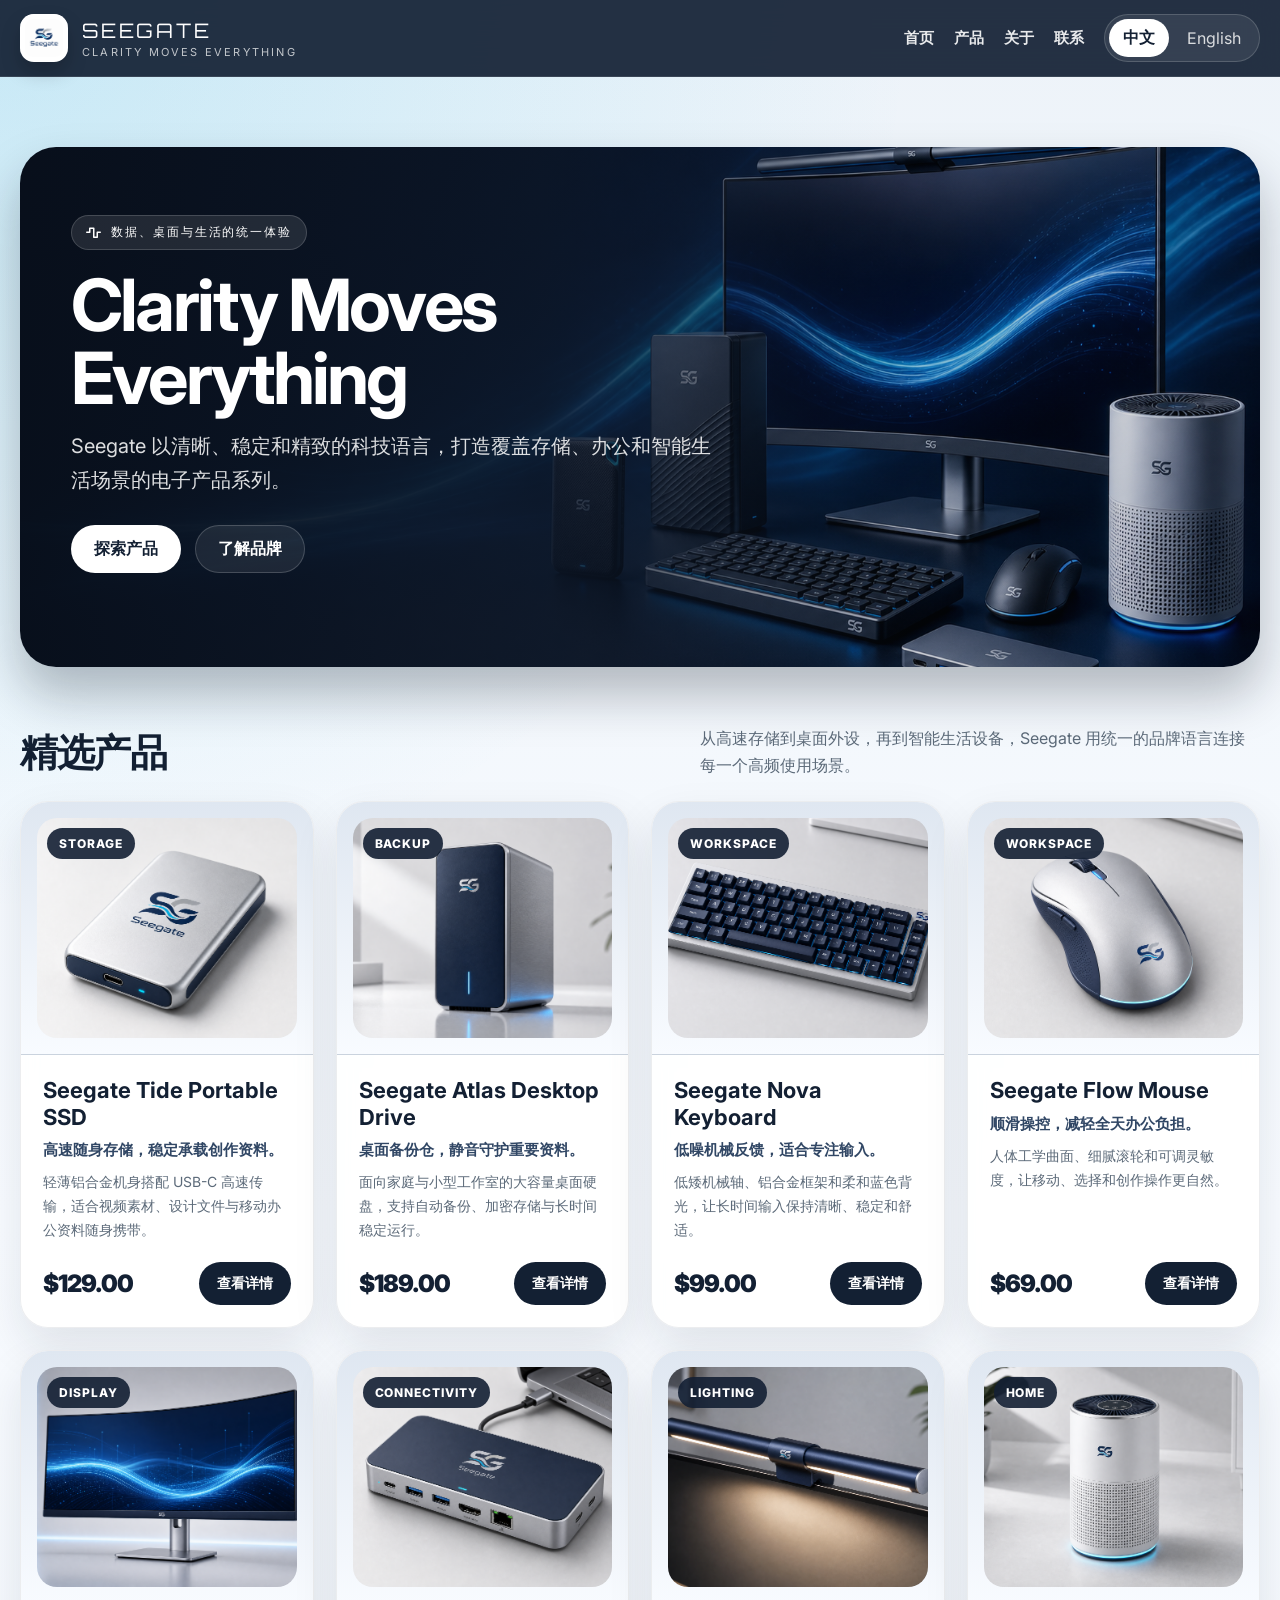
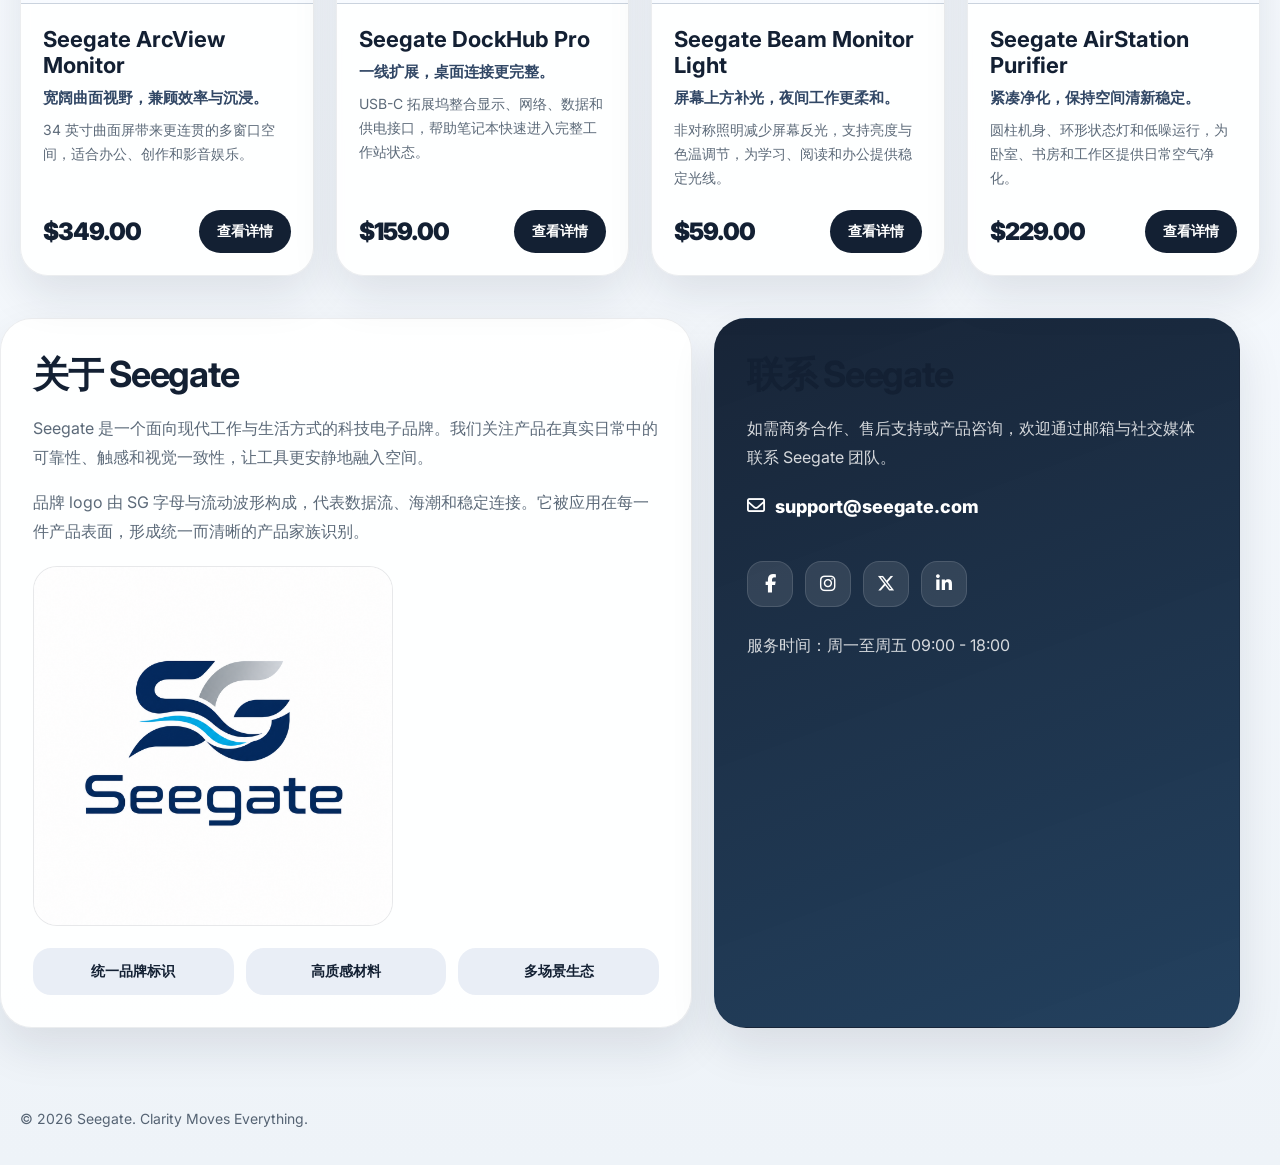
<file: index.html>
<!DOCTYPE html>
<html lang="zh-CN">
<head>
  <meta charset="UTF-8">
  <meta name="viewport" content="width=device-width, initial-scale=1.0">
  <title>Seegate | Clarity Moves Everything</title>
  <link rel="preconnect" href="https://fonts.googleapis.com">
  <link rel="preconnect" href="https://fonts.gstatic.com" crossorigin>
  <link href="https://fonts.googleapis.com/css2?family=Inter:wght@400;500;600;700;800;900&family=Orbitron:wght@500;700&display=swap" rel="stylesheet">
  <link href="https://cdnjs.cloudflare.com/ajax/libs/font-awesome/6.5.2/css/all.min.css" rel="stylesheet">
  <link rel="stylesheet" href="style.css">
</head>
<body>
  <header>
    <div class="container header-inner">
      <a class="brand" href="#home" aria-label="Seegate Home">
        <img class="brand-logo" src="assets/seegate-logo.png" alt="Seegate logo">
        <div>
          <div class="brand-name">Seegate</div>
          <div class="brand-sub" data-i18n="brandSub">Clarity Moves Everything</div>
        </div>
      </a>
      <nav>
        <a href="#home" data-i18n="navHome">首页</a>
        <a href="#products" data-i18n="navProducts">产品</a>
        <a href="#about" data-i18n="navAbout">关于</a>
        <a href="#contact" data-i18n="navContact">联系</a>
        <div class="lang-switch">
          <button class="lang-btn active" type="button" data-lang="zh">中文</button>
          <button class="lang-btn" type="button" data-lang="en">English</button>
        </div>
      </nav>
    </div>
  </header>

  <main>
    <section class="hero" id="home">
      <div class="container">
        <div class="hero-panel">
          <div class="hero-content">
            <div class="eyebrow">
              <i class="fa-solid fa-wave-square"></i>
              <span data-i18n="heroEyebrow">数据、桌面与生活的统一体验</span>
            </div>
            <h1 data-i18n="heroTitle">Clarity Moves Everything</h1>
            <p data-i18n="heroDesc">Seegate 以清晰、稳定和精致的科技语言，打造覆盖存储、办公和智能生活场景的电子产品系列。</p>
            <div class="hero-actions">
              <a class="btn btn-primary" href="#products" data-i18n="heroBtnPrimary">探索产品</a>
              <a class="btn btn-secondary" href="#about" data-i18n="heroBtnSecondary">了解品牌</a>
            </div>
          </div>
        </div>
      </div>
    </section>

    <section class="block" id="products">
      <div class="container">
        <div class="section-heading">
          <h2 data-i18n="productsTitle">精选产品</h2>
          <p data-i18n="productsDesc">从高速存储到桌面外设，再到智能生活设备，Seegate 用统一的品牌语言连接每一个高频使用场景。</p>
        </div>
        <div class="product-grid" id="productGrid"></div>
      </div>
    </section>

    <div class="container about-contact">
      <section class="panel" id="about">
        <h2 data-i18n="aboutTitle">关于 Seegate</h2>
        <p data-i18n="aboutP1">Seegate 是一个面向现代工作与生活方式的科技电子品牌。我们关注产品在真实日常中的可靠性、触感和视觉一致性，让工具更安静地融入空间。</p>
        <p data-i18n="aboutP2">品牌 logo 由 SG 字母与流动波形构成，代表数据流、海潮和稳定连接。它被应用在每一件产品表面，形成统一而清晰的产品家族识别。</p>
        <div class="logo-showcase">
          <img src="assets/seegate-logo.png" alt="Seegate brand logo">
        </div>
        <div class="feature-list">
          <div class="feature-pill" data-i18n="aboutFeature1">统一品牌标识</div>
          <div class="feature-pill" data-i18n="aboutFeature2">高质感材料</div>
          <div class="feature-pill" data-i18n="aboutFeature3">多场景生态</div>
        </div>
      </section>

      <section class="panel contact-card" id="contact">
        <h2 data-i18n="contactTitle">联系 Seegate</h2>
        <p data-i18n="contactDesc">如需商务合作、售后支持或产品咨询，欢迎通过邮箱与社交媒体联系 Seegate 团队。</p>
        <a class="contact-email" href="mailto:support@seegate.com">
          <i class="fa-regular fa-envelope"></i>
          <span>support@seegate.com</span>
        </a>
        <div class="socials">
          <a href="#" aria-label="Facebook"><i class="fa-brands fa-facebook-f"></i></a>
          <a href="#" aria-label="Instagram"><i class="fa-brands fa-instagram"></i></a>
          <a href="#" aria-label="X"><i class="fa-brands fa-x-twitter"></i></a>
          <a href="#" aria-label="LinkedIn"><i class="fa-brands fa-linkedin-in"></i></a>
        </div>
        <p class="service-time" data-i18n="serviceTime">服务时间：周一至周五 09:00 - 18:00</p>
      </section>
    </div>
  </main>

  <footer>
    <div class="container" data-i18n="footerText">© 2026 Seegate. Clarity Moves Everything.</div>
  </footer>

  <script src="product-data.js"></script>
  <script src="site.js"></script>
</body>
</html>
</file>
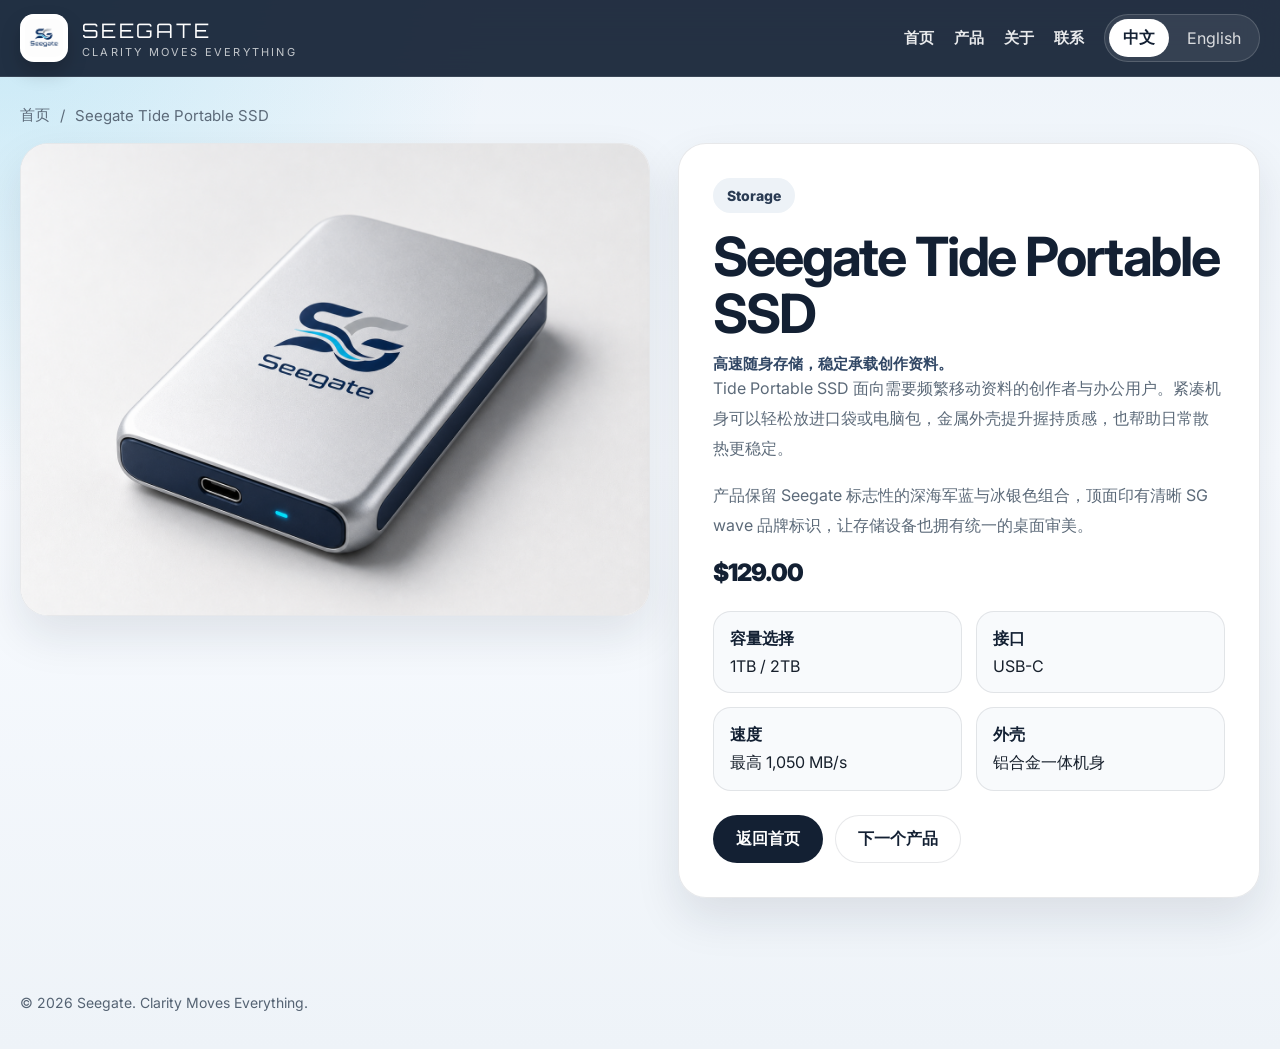
<file: product1.html>
<!DOCTYPE html>
<html lang="zh-CN">
<head>
  <meta charset="UTF-8">
  <meta name="viewport" content="width=device-width, initial-scale=1.0">
  <title>Seegate Product | Seegate</title>
  <link rel="preconnect" href="https://fonts.googleapis.com">
  <link rel="preconnect" href="https://fonts.gstatic.com" crossorigin>
  <link href="https://fonts.googleapis.com/css2?family=Inter:wght@400;500;600;700;800;900&family=Orbitron:wght@500;700&display=swap" rel="stylesheet">
  <link rel="stylesheet" href="style.css">
</head>
<body>
  <header>
    <div class="container header-inner">
      <a class="brand" href="index.html"><img class="brand-logo" src="assets/seegate-logo.png" alt="Seegate logo"><div><div class="brand-name">Seegate</div><div class="brand-sub" data-i18n="brandSub">Clarity Moves Everything</div></div></a>
      <nav>
        <a href="index.html" data-i18n="navHome">首页</a>
        <a href="index.html#products" data-i18n="navProducts">产品</a>
        <a href="index.html#about" data-i18n="navAbout">关于</a>
        <a href="index.html#contact" data-i18n="navContact">联系</a>
        <div class="lang-switch"><button class="lang-btn active" type="button" data-lang="zh">中文</button><button class="lang-btn" type="button" data-lang="en">English</button></div>
      </nav>
    </div>
  </header>
  <main class="container" data-product="1">
    <div class="crumb"><a href="index.html" data-i18n="crumbHome">首页</a><span>/</span><span id="crumbCurrent"></span></div>
    <section class="detail">
      <div class="visual"><div class="frame"><img id="productImage" src="" alt=""></div></div>
      <div class="info">
        <span class="detail-tag" id="productTag"></span>
        <h1 id="productTitle"></h1>
        <p class="lead" id="productLead"></p>
        <p class="desc" id="productDesc1"></p>
        <p class="desc" id="productDesc2"></p>
        <div class="price" id="productPrice"></div>
        <div class="specs" id="productSpecs"></div>
        <div class="actions"><a class="btn btn-dark" href="index.html" data-i18n="backHome">返回首页</a><a class="btn btn-light" id="nextProduct" href="product2.html" data-i18n="nextProduct">下一个产品</a></div>
      </div>
    </section>
  </main>
  <footer><div class="container" data-i18n="footerText">© 2026 Seegate. Clarity Moves Everything.</div></footer>
  <script src="product-data.js"></script>
  <script src="site.js"></script>
</body>
</html>
</file>
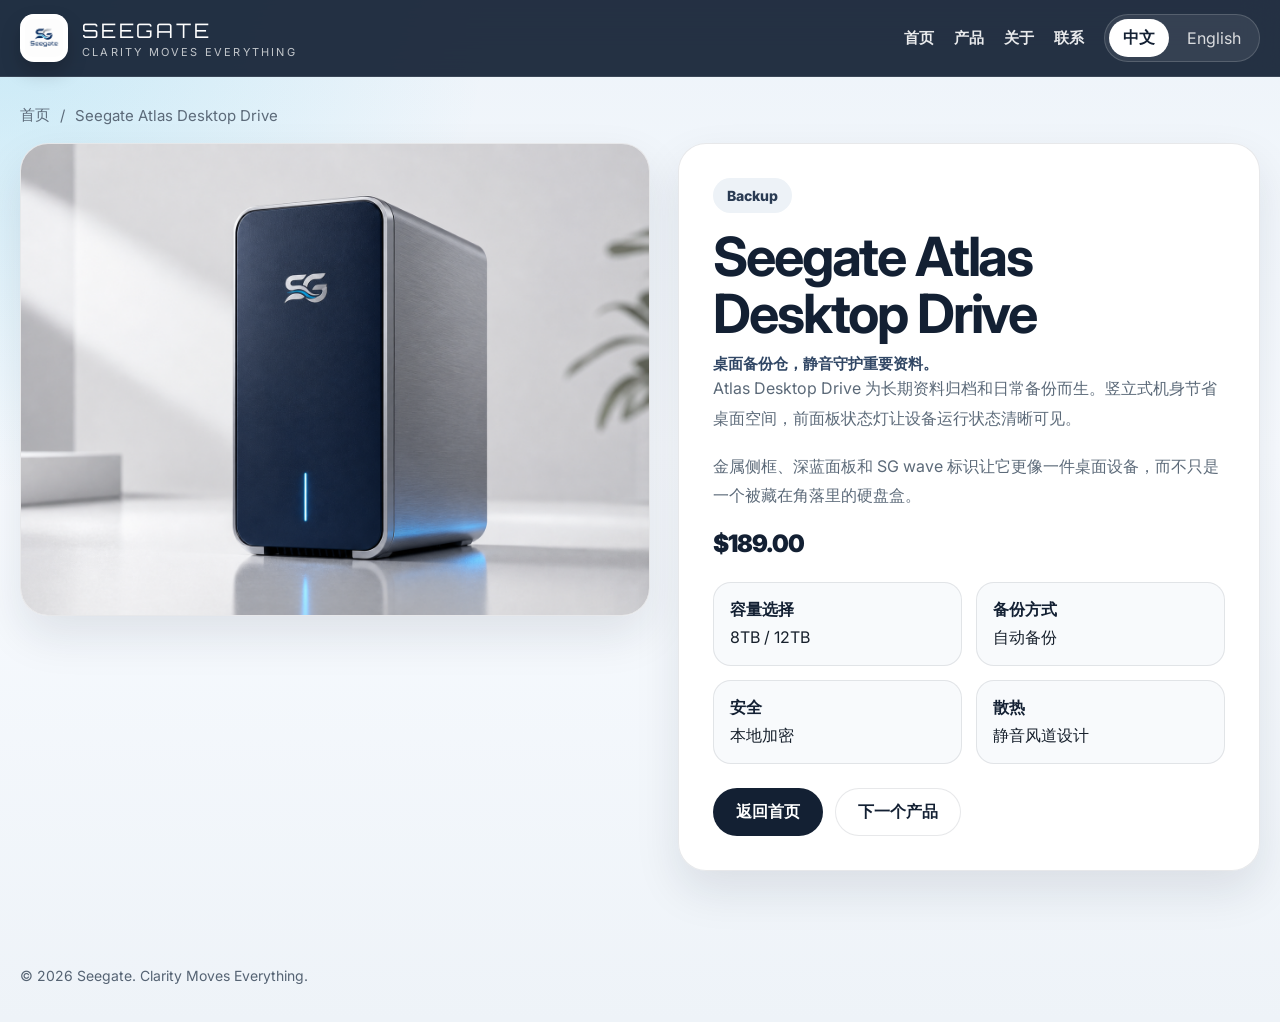
<file: product2.html>
<!DOCTYPE html>
<html lang="zh-CN">
<head>
  <meta charset="UTF-8">
  <meta name="viewport" content="width=device-width, initial-scale=1.0">
  <title>Seegate Product | Seegate</title>
  <link rel="preconnect" href="https://fonts.googleapis.com">
  <link rel="preconnect" href="https://fonts.gstatic.com" crossorigin>
  <link href="https://fonts.googleapis.com/css2?family=Inter:wght@400;500;600;700;800;900&family=Orbitron:wght@500;700&display=swap" rel="stylesheet">
  <link rel="stylesheet" href="style.css">
</head>
<body>
  <header>
    <div class="container header-inner">
      <a class="brand" href="index.html"><img class="brand-logo" src="assets/seegate-logo.png" alt="Seegate logo"><div><div class="brand-name">Seegate</div><div class="brand-sub" data-i18n="brandSub">Clarity Moves Everything</div></div></a>
      <nav>
        <a href="index.html" data-i18n="navHome">首页</a>
        <a href="index.html#products" data-i18n="navProducts">产品</a>
        <a href="index.html#about" data-i18n="navAbout">关于</a>
        <a href="index.html#contact" data-i18n="navContact">联系</a>
        <div class="lang-switch"><button class="lang-btn active" type="button" data-lang="zh">中文</button><button class="lang-btn" type="button" data-lang="en">English</button></div>
      </nav>
    </div>
  </header>
  <main class="container" data-product="2">
    <div class="crumb"><a href="index.html" data-i18n="crumbHome">首页</a><span>/</span><span id="crumbCurrent"></span></div>
    <section class="detail">
      <div class="visual"><div class="frame"><img id="productImage" src="" alt=""></div></div>
      <div class="info">
        <span class="detail-tag" id="productTag"></span>
        <h1 id="productTitle"></h1>
        <p class="lead" id="productLead"></p>
        <p class="desc" id="productDesc1"></p>
        <p class="desc" id="productDesc2"></p>
        <div class="price" id="productPrice"></div>
        <div class="specs" id="productSpecs"></div>
        <div class="actions"><a class="btn btn-dark" href="index.html" data-i18n="backHome">返回首页</a><a class="btn btn-light" id="nextProduct" href="product3.html" data-i18n="nextProduct">下一个产品</a></div>
      </div>
    </section>
  </main>
  <footer><div class="container" data-i18n="footerText">© 2026 Seegate. Clarity Moves Everything.</div></footer>
  <script src="product-data.js"></script>
  <script src="site.js"></script>
</body>
</html>
</file>
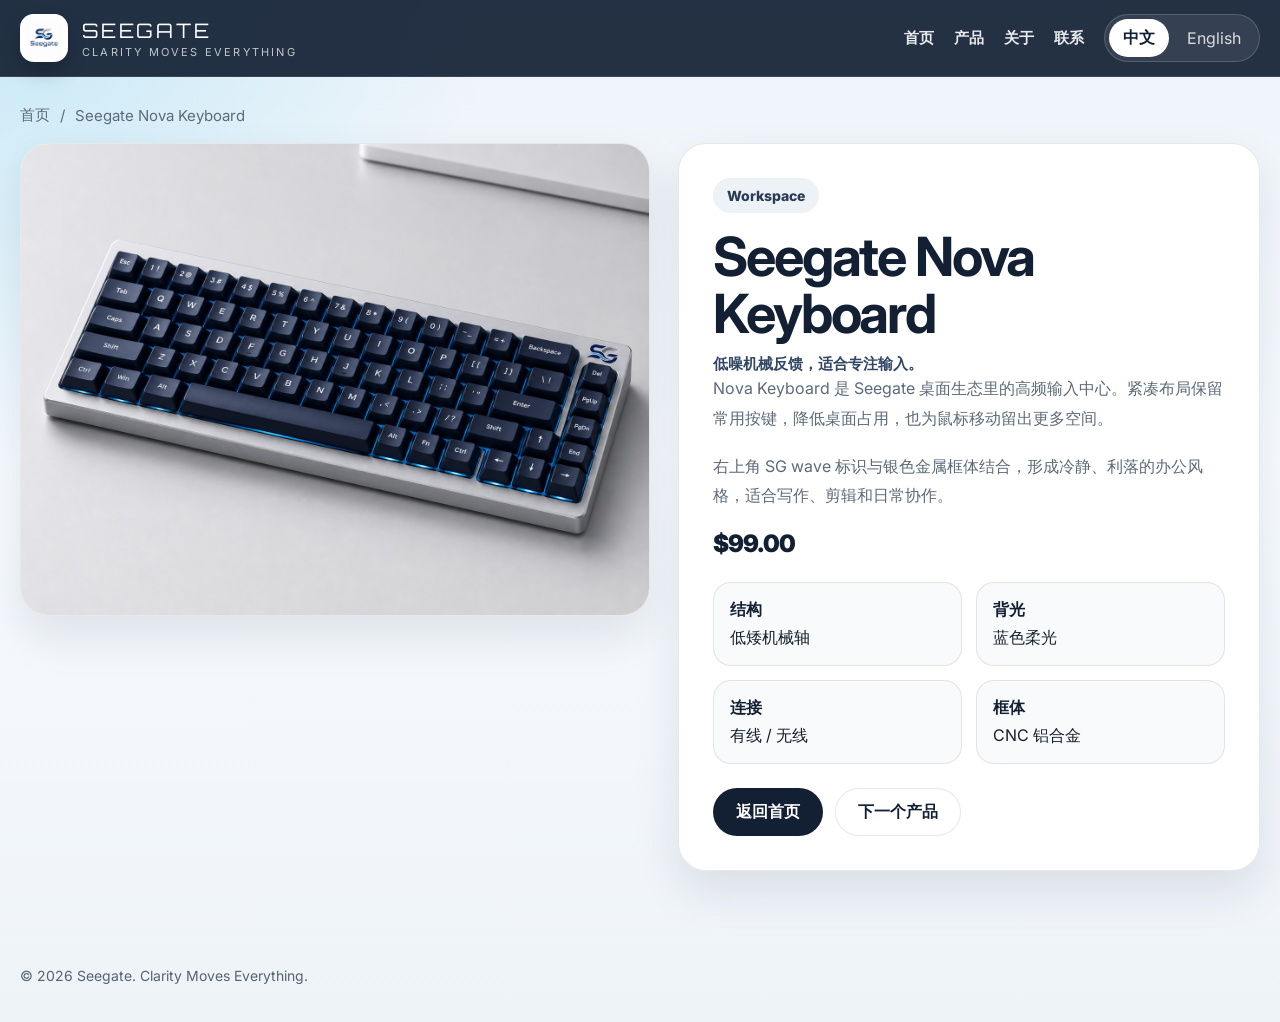
<file: product3.html>
<!DOCTYPE html>
<html lang="zh-CN">
<head>
  <meta charset="UTF-8">
  <meta name="viewport" content="width=device-width, initial-scale=1.0">
  <title>Seegate Product | Seegate</title>
  <link rel="preconnect" href="https://fonts.googleapis.com">
  <link rel="preconnect" href="https://fonts.gstatic.com" crossorigin>
  <link href="https://fonts.googleapis.com/css2?family=Inter:wght@400;500;600;700;800;900&family=Orbitron:wght@500;700&display=swap" rel="stylesheet">
  <link rel="stylesheet" href="style.css">
</head>
<body>
  <header>
    <div class="container header-inner">
      <a class="brand" href="index.html"><img class="brand-logo" src="assets/seegate-logo.png" alt="Seegate logo"><div><div class="brand-name">Seegate</div><div class="brand-sub" data-i18n="brandSub">Clarity Moves Everything</div></div></a>
      <nav>
        <a href="index.html" data-i18n="navHome">首页</a>
        <a href="index.html#products" data-i18n="navProducts">产品</a>
        <a href="index.html#about" data-i18n="navAbout">关于</a>
        <a href="index.html#contact" data-i18n="navContact">联系</a>
        <div class="lang-switch"><button class="lang-btn active" type="button" data-lang="zh">中文</button><button class="lang-btn" type="button" data-lang="en">English</button></div>
      </nav>
    </div>
  </header>
  <main class="container" data-product="3">
    <div class="crumb"><a href="index.html" data-i18n="crumbHome">首页</a><span>/</span><span id="crumbCurrent"></span></div>
    <section class="detail">
      <div class="visual"><div class="frame"><img id="productImage" src="" alt=""></div></div>
      <div class="info">
        <span class="detail-tag" id="productTag"></span>
        <h1 id="productTitle"></h1>
        <p class="lead" id="productLead"></p>
        <p class="desc" id="productDesc1"></p>
        <p class="desc" id="productDesc2"></p>
        <div class="price" id="productPrice"></div>
        <div class="specs" id="productSpecs"></div>
        <div class="actions"><a class="btn btn-dark" href="index.html" data-i18n="backHome">返回首页</a><a class="btn btn-light" id="nextProduct" href="product4.html" data-i18n="nextProduct">下一个产品</a></div>
      </div>
    </section>
  </main>
  <footer><div class="container" data-i18n="footerText">© 2026 Seegate. Clarity Moves Everything.</div></footer>
  <script src="product-data.js"></script>
  <script src="site.js"></script>
</body>
</html>
</file>
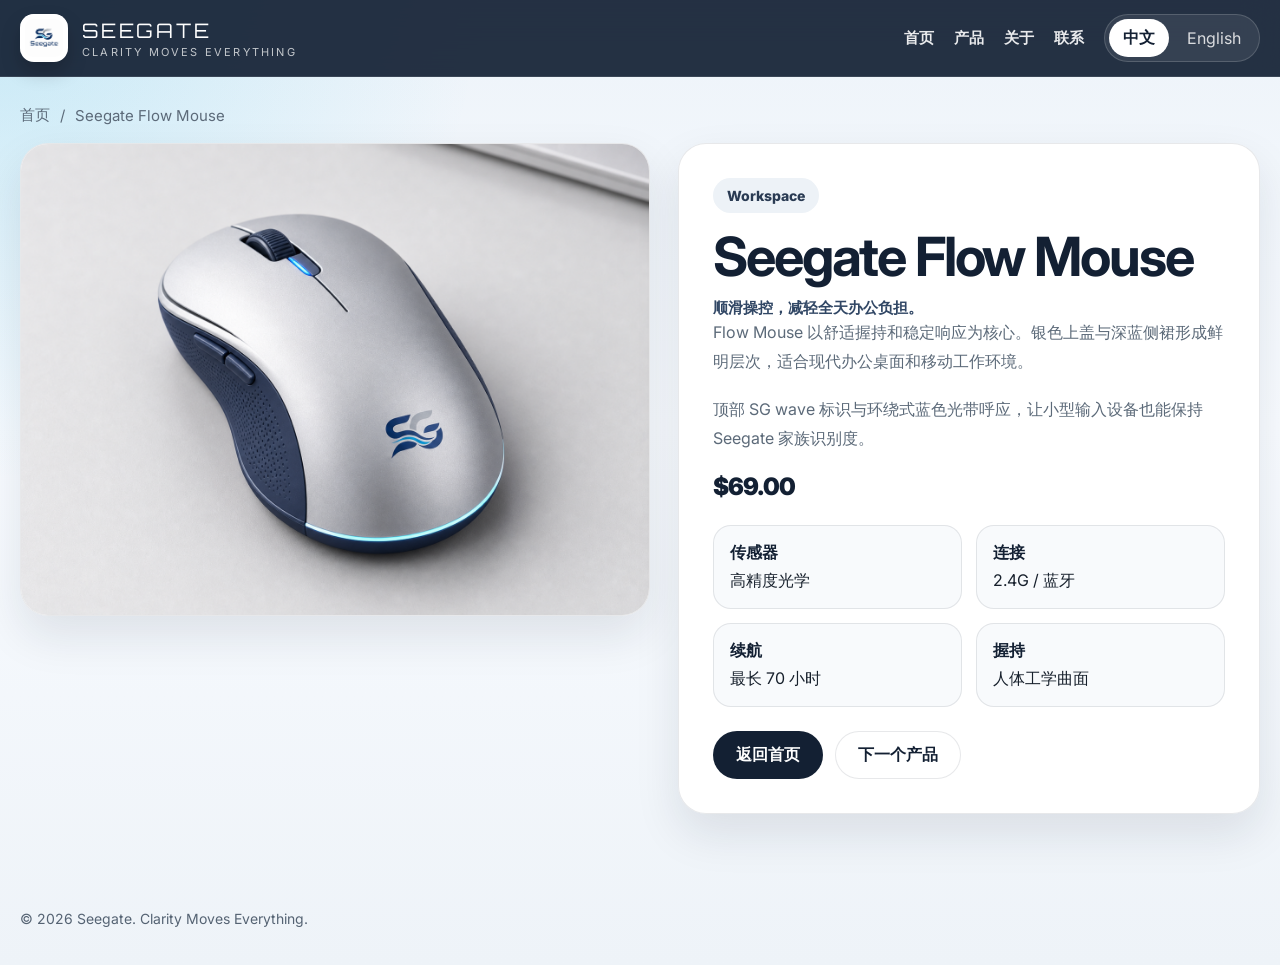
<file: product4.html>
<!DOCTYPE html>
<html lang="zh-CN">
<head>
  <meta charset="UTF-8">
  <meta name="viewport" content="width=device-width, initial-scale=1.0">
  <title>Seegate Product | Seegate</title>
  <link rel="preconnect" href="https://fonts.googleapis.com">
  <link rel="preconnect" href="https://fonts.gstatic.com" crossorigin>
  <link href="https://fonts.googleapis.com/css2?family=Inter:wght@400;500;600;700;800;900&family=Orbitron:wght@500;700&display=swap" rel="stylesheet">
  <link rel="stylesheet" href="style.css">
</head>
<body>
  <header>
    <div class="container header-inner">
      <a class="brand" href="index.html"><img class="brand-logo" src="assets/seegate-logo.png" alt="Seegate logo"><div><div class="brand-name">Seegate</div><div class="brand-sub" data-i18n="brandSub">Clarity Moves Everything</div></div></a>
      <nav>
        <a href="index.html" data-i18n="navHome">首页</a>
        <a href="index.html#products" data-i18n="navProducts">产品</a>
        <a href="index.html#about" data-i18n="navAbout">关于</a>
        <a href="index.html#contact" data-i18n="navContact">联系</a>
        <div class="lang-switch"><button class="lang-btn active" type="button" data-lang="zh">中文</button><button class="lang-btn" type="button" data-lang="en">English</button></div>
      </nav>
    </div>
  </header>
  <main class="container" data-product="4">
    <div class="crumb"><a href="index.html" data-i18n="crumbHome">首页</a><span>/</span><span id="crumbCurrent"></span></div>
    <section class="detail">
      <div class="visual"><div class="frame"><img id="productImage" src="" alt=""></div></div>
      <div class="info">
        <span class="detail-tag" id="productTag"></span>
        <h1 id="productTitle"></h1>
        <p class="lead" id="productLead"></p>
        <p class="desc" id="productDesc1"></p>
        <p class="desc" id="productDesc2"></p>
        <div class="price" id="productPrice"></div>
        <div class="specs" id="productSpecs"></div>
        <div class="actions"><a class="btn btn-dark" href="index.html" data-i18n="backHome">返回首页</a><a class="btn btn-light" id="nextProduct" href="product5.html" data-i18n="nextProduct">下一个产品</a></div>
      </div>
    </section>
  </main>
  <footer><div class="container" data-i18n="footerText">© 2026 Seegate. Clarity Moves Everything.</div></footer>
  <script src="product-data.js"></script>
  <script src="site.js"></script>
</body>
</html>
</file>
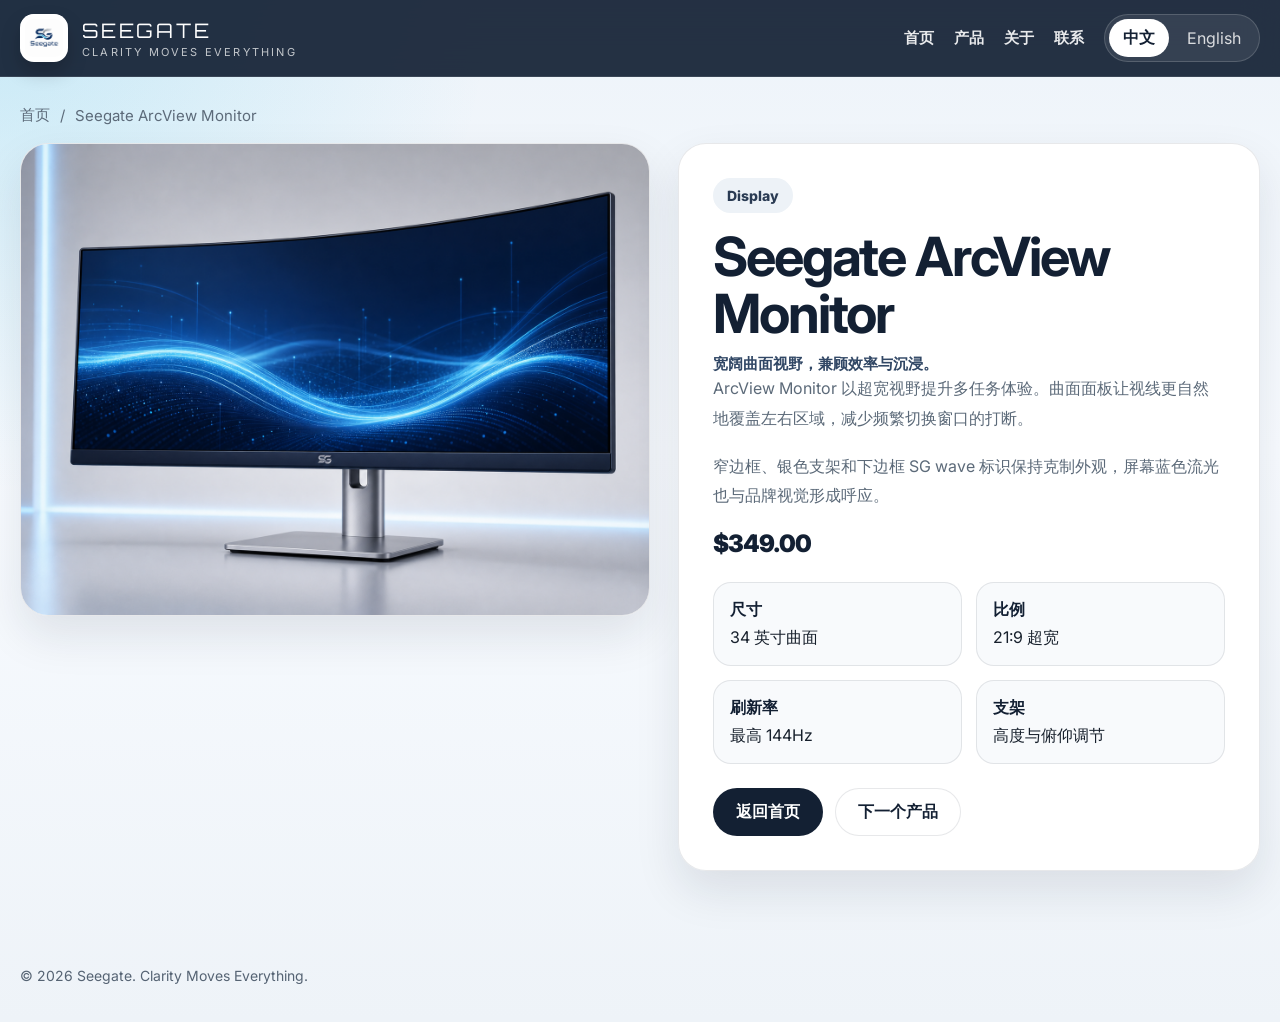
<file: product5.html>
<!DOCTYPE html>
<html lang="zh-CN">
<head>
  <meta charset="UTF-8">
  <meta name="viewport" content="width=device-width, initial-scale=1.0">
  <title>Seegate Product | Seegate</title>
  <link rel="preconnect" href="https://fonts.googleapis.com">
  <link rel="preconnect" href="https://fonts.gstatic.com" crossorigin>
  <link href="https://fonts.googleapis.com/css2?family=Inter:wght@400;500;600;700;800;900&family=Orbitron:wght@500;700&display=swap" rel="stylesheet">
  <link rel="stylesheet" href="style.css">
</head>
<body>
  <header>
    <div class="container header-inner">
      <a class="brand" href="index.html"><img class="brand-logo" src="assets/seegate-logo.png" alt="Seegate logo"><div><div class="brand-name">Seegate</div><div class="brand-sub" data-i18n="brandSub">Clarity Moves Everything</div></div></a>
      <nav>
        <a href="index.html" data-i18n="navHome">首页</a>
        <a href="index.html#products" data-i18n="navProducts">产品</a>
        <a href="index.html#about" data-i18n="navAbout">关于</a>
        <a href="index.html#contact" data-i18n="navContact">联系</a>
        <div class="lang-switch"><button class="lang-btn active" type="button" data-lang="zh">中文</button><button class="lang-btn" type="button" data-lang="en">English</button></div>
      </nav>
    </div>
  </header>
  <main class="container" data-product="5">
    <div class="crumb"><a href="index.html" data-i18n="crumbHome">首页</a><span>/</span><span id="crumbCurrent"></span></div>
    <section class="detail">
      <div class="visual"><div class="frame"><img id="productImage" src="" alt=""></div></div>
      <div class="info">
        <span class="detail-tag" id="productTag"></span>
        <h1 id="productTitle"></h1>
        <p class="lead" id="productLead"></p>
        <p class="desc" id="productDesc1"></p>
        <p class="desc" id="productDesc2"></p>
        <div class="price" id="productPrice"></div>
        <div class="specs" id="productSpecs"></div>
        <div class="actions"><a class="btn btn-dark" href="index.html" data-i18n="backHome">返回首页</a><a class="btn btn-light" id="nextProduct" href="product6.html" data-i18n="nextProduct">下一个产品</a></div>
      </div>
    </section>
  </main>
  <footer><div class="container" data-i18n="footerText">© 2026 Seegate. Clarity Moves Everything.</div></footer>
  <script src="product-data.js"></script>
  <script src="site.js"></script>
</body>
</html>
</file>
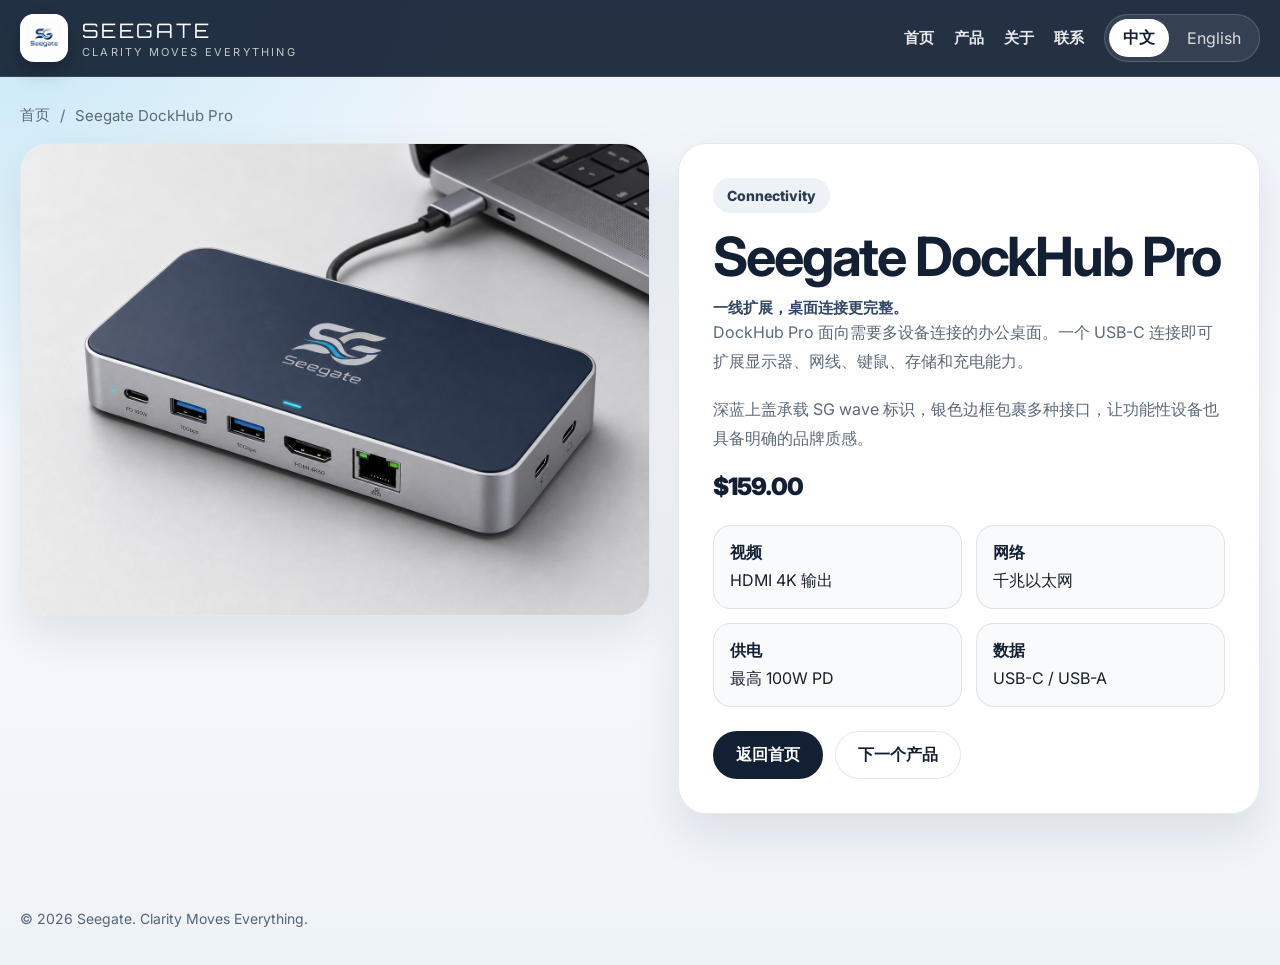
<file: product6.html>
<!DOCTYPE html>
<html lang="zh-CN">
<head>
  <meta charset="UTF-8">
  <meta name="viewport" content="width=device-width, initial-scale=1.0">
  <title>Seegate Product | Seegate</title>
  <link rel="preconnect" href="https://fonts.googleapis.com">
  <link rel="preconnect" href="https://fonts.gstatic.com" crossorigin>
  <link href="https://fonts.googleapis.com/css2?family=Inter:wght@400;500;600;700;800;900&family=Orbitron:wght@500;700&display=swap" rel="stylesheet">
  <link rel="stylesheet" href="style.css">
</head>
<body>
  <header>
    <div class="container header-inner">
      <a class="brand" href="index.html"><img class="brand-logo" src="assets/seegate-logo.png" alt="Seegate logo"><div><div class="brand-name">Seegate</div><div class="brand-sub" data-i18n="brandSub">Clarity Moves Everything</div></div></a>
      <nav>
        <a href="index.html" data-i18n="navHome">首页</a>
        <a href="index.html#products" data-i18n="navProducts">产品</a>
        <a href="index.html#about" data-i18n="navAbout">关于</a>
        <a href="index.html#contact" data-i18n="navContact">联系</a>
        <div class="lang-switch"><button class="lang-btn active" type="button" data-lang="zh">中文</button><button class="lang-btn" type="button" data-lang="en">English</button></div>
      </nav>
    </div>
  </header>
  <main class="container" data-product="6">
    <div class="crumb"><a href="index.html" data-i18n="crumbHome">首页</a><span>/</span><span id="crumbCurrent"></span></div>
    <section class="detail">
      <div class="visual"><div class="frame"><img id="productImage" src="" alt=""></div></div>
      <div class="info">
        <span class="detail-tag" id="productTag"></span>
        <h1 id="productTitle"></h1>
        <p class="lead" id="productLead"></p>
        <p class="desc" id="productDesc1"></p>
        <p class="desc" id="productDesc2"></p>
        <div class="price" id="productPrice"></div>
        <div class="specs" id="productSpecs"></div>
        <div class="actions"><a class="btn btn-dark" href="index.html" data-i18n="backHome">返回首页</a><a class="btn btn-light" id="nextProduct" href="product7.html" data-i18n="nextProduct">下一个产品</a></div>
      </div>
    </section>
  </main>
  <footer><div class="container" data-i18n="footerText">© 2026 Seegate. Clarity Moves Everything.</div></footer>
  <script src="product-data.js"></script>
  <script src="site.js"></script>
</body>
</html>
</file>
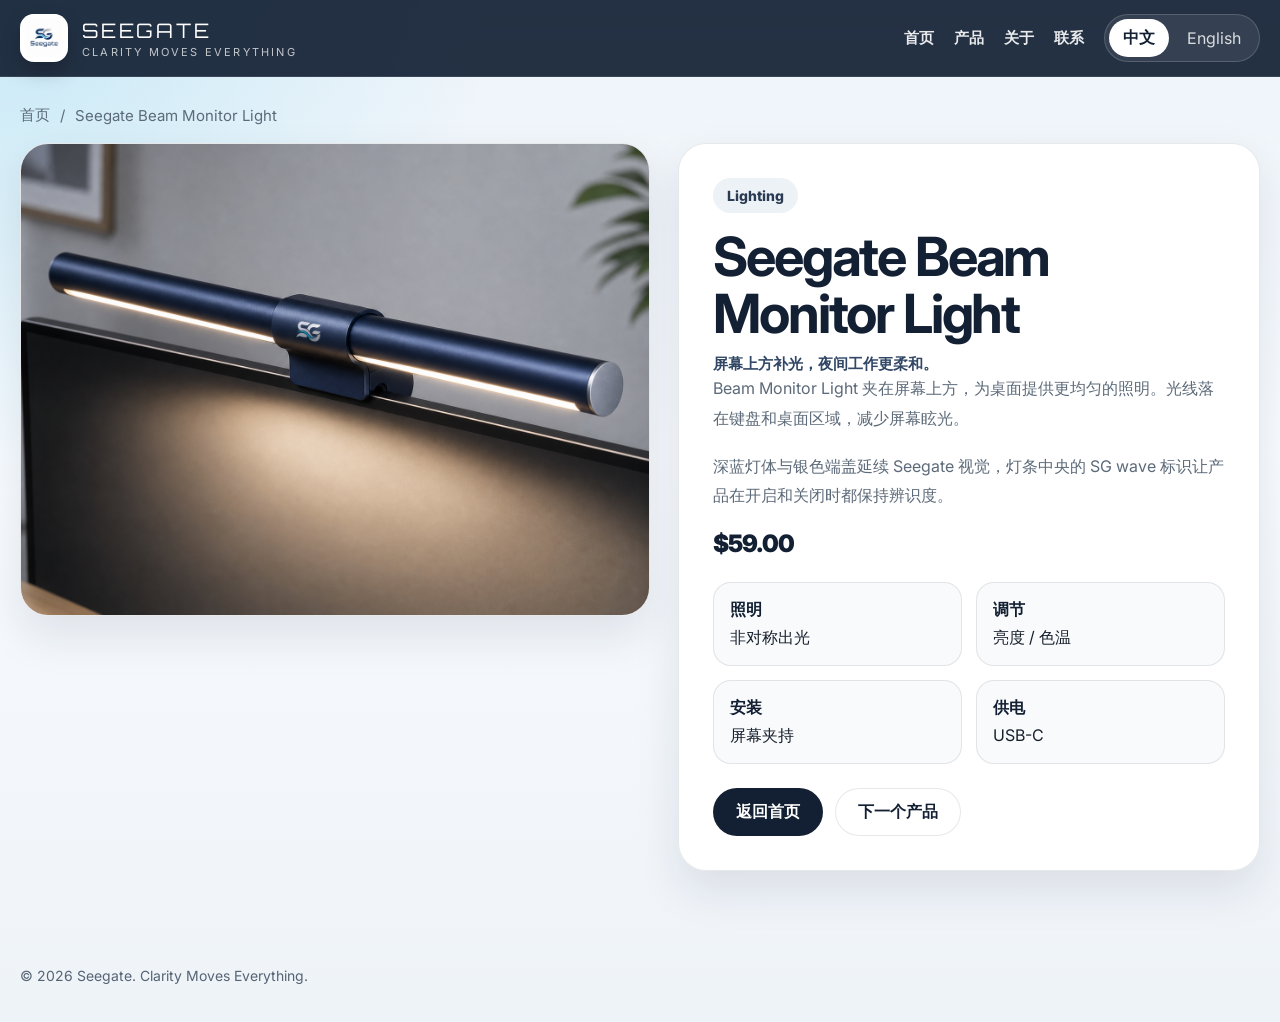
<file: product7.html>
<!DOCTYPE html>
<html lang="zh-CN">
<head>
  <meta charset="UTF-8">
  <meta name="viewport" content="width=device-width, initial-scale=1.0">
  <title>Seegate Product | Seegate</title>
  <link rel="preconnect" href="https://fonts.googleapis.com">
  <link rel="preconnect" href="https://fonts.gstatic.com" crossorigin>
  <link href="https://fonts.googleapis.com/css2?family=Inter:wght@400;500;600;700;800;900&family=Orbitron:wght@500;700&display=swap" rel="stylesheet">
  <link rel="stylesheet" href="style.css">
</head>
<body>
  <header>
    <div class="container header-inner">
      <a class="brand" href="index.html"><img class="brand-logo" src="assets/seegate-logo.png" alt="Seegate logo"><div><div class="brand-name">Seegate</div><div class="brand-sub" data-i18n="brandSub">Clarity Moves Everything</div></div></a>
      <nav>
        <a href="index.html" data-i18n="navHome">首页</a>
        <a href="index.html#products" data-i18n="navProducts">产品</a>
        <a href="index.html#about" data-i18n="navAbout">关于</a>
        <a href="index.html#contact" data-i18n="navContact">联系</a>
        <div class="lang-switch"><button class="lang-btn active" type="button" data-lang="zh">中文</button><button class="lang-btn" type="button" data-lang="en">English</button></div>
      </nav>
    </div>
  </header>
  <main class="container" data-product="7">
    <div class="crumb"><a href="index.html" data-i18n="crumbHome">首页</a><span>/</span><span id="crumbCurrent"></span></div>
    <section class="detail">
      <div class="visual"><div class="frame"><img id="productImage" src="" alt=""></div></div>
      <div class="info">
        <span class="detail-tag" id="productTag"></span>
        <h1 id="productTitle"></h1>
        <p class="lead" id="productLead"></p>
        <p class="desc" id="productDesc1"></p>
        <p class="desc" id="productDesc2"></p>
        <div class="price" id="productPrice"></div>
        <div class="specs" id="productSpecs"></div>
        <div class="actions"><a class="btn btn-dark" href="index.html" data-i18n="backHome">返回首页</a><a class="btn btn-light" id="nextProduct" href="product8.html" data-i18n="nextProduct">下一个产品</a></div>
      </div>
    </section>
  </main>
  <footer><div class="container" data-i18n="footerText">© 2026 Seegate. Clarity Moves Everything.</div></footer>
  <script src="product-data.js"></script>
  <script src="site.js"></script>
</body>
</html>
</file>
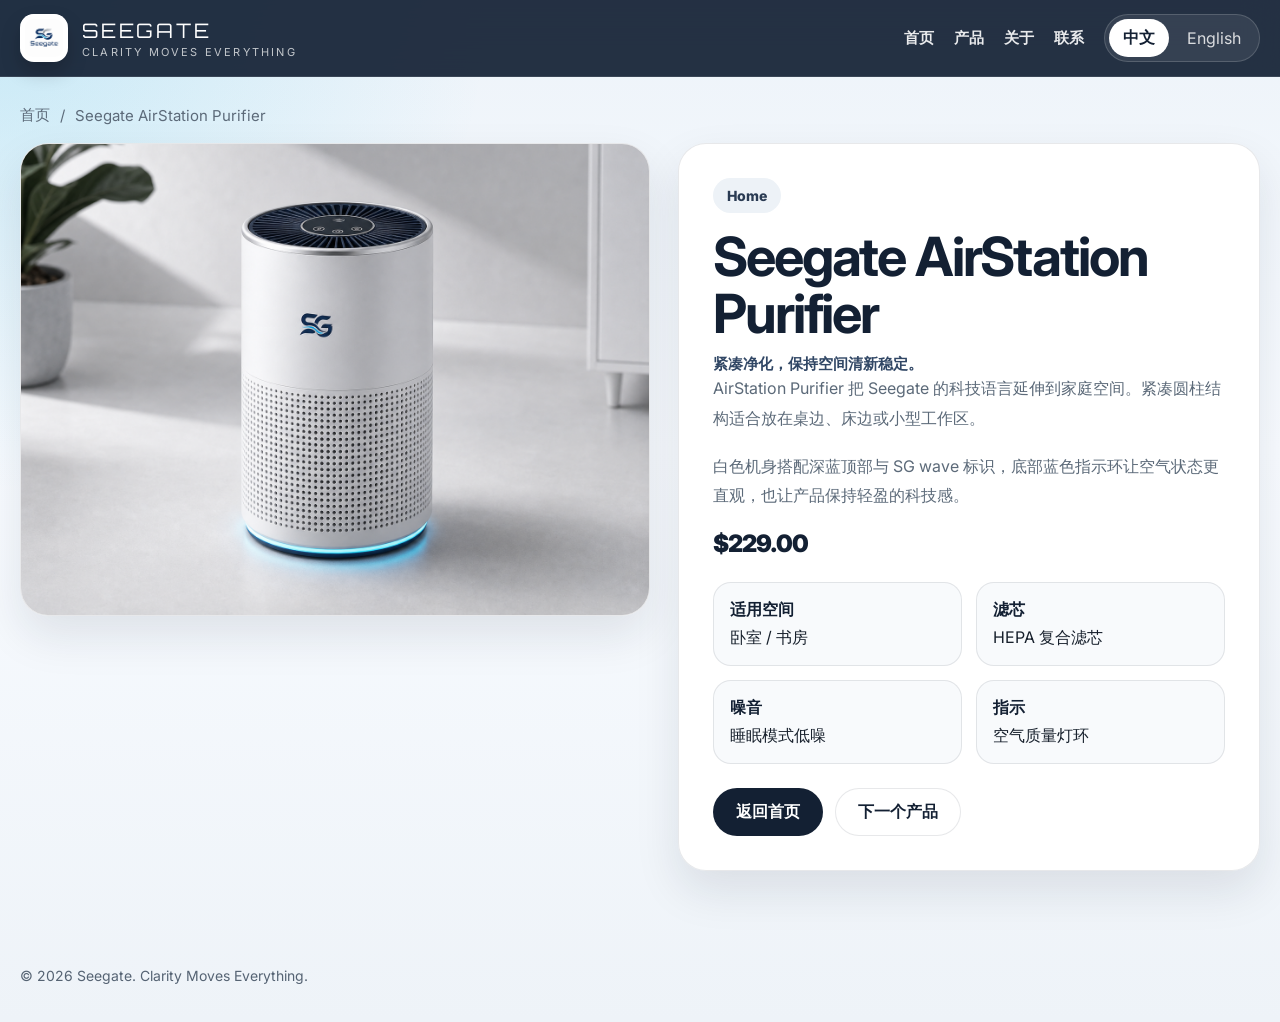
<file: product8.html>
<!DOCTYPE html>
<html lang="zh-CN">
<head>
  <meta charset="UTF-8">
  <meta name="viewport" content="width=device-width, initial-scale=1.0">
  <title>Seegate Product | Seegate</title>
  <link rel="preconnect" href="https://fonts.googleapis.com">
  <link rel="preconnect" href="https://fonts.gstatic.com" crossorigin>
  <link href="https://fonts.googleapis.com/css2?family=Inter:wght@400;500;600;700;800;900&family=Orbitron:wght@500;700&display=swap" rel="stylesheet">
  <link rel="stylesheet" href="style.css">
</head>
<body>
  <header>
    <div class="container header-inner">
      <a class="brand" href="index.html"><img class="brand-logo" src="assets/seegate-logo.png" alt="Seegate logo"><div><div class="brand-name">Seegate</div><div class="brand-sub" data-i18n="brandSub">Clarity Moves Everything</div></div></a>
      <nav>
        <a href="index.html" data-i18n="navHome">首页</a>
        <a href="index.html#products" data-i18n="navProducts">产品</a>
        <a href="index.html#about" data-i18n="navAbout">关于</a>
        <a href="index.html#contact" data-i18n="navContact">联系</a>
        <div class="lang-switch"><button class="lang-btn active" type="button" data-lang="zh">中文</button><button class="lang-btn" type="button" data-lang="en">English</button></div>
      </nav>
    </div>
  </header>
  <main class="container" data-product="8">
    <div class="crumb"><a href="index.html" data-i18n="crumbHome">首页</a><span>/</span><span id="crumbCurrent"></span></div>
    <section class="detail">
      <div class="visual"><div class="frame"><img id="productImage" src="" alt=""></div></div>
      <div class="info">
        <span class="detail-tag" id="productTag"></span>
        <h1 id="productTitle"></h1>
        <p class="lead" id="productLead"></p>
        <p class="desc" id="productDesc1"></p>
        <p class="desc" id="productDesc2"></p>
        <div class="price" id="productPrice"></div>
        <div class="specs" id="productSpecs"></div>
        <div class="actions"><a class="btn btn-dark" href="index.html" data-i18n="backHome">返回首页</a><a class="btn btn-light" id="nextProduct" href="product1.html" data-i18n="nextProduct">下一个产品</a></div>
      </div>
    </section>
  </main>
  <footer><div class="container" data-i18n="footerText">© 2026 Seegate. Clarity Moves Everything.</div></footer>
  <script src="product-data.js"></script>
  <script src="site.js"></script>
</body>
</html>
</file>
<file: style.css>
:root {
  --bg: #f3f6fa;
  --surface: #ffffff;
  --surface-soft: #e9eef6;
  --text: #17202c;
  --muted: #5c6a79;
  --primary: #132033;
  --accent: #16b7e6;
  --line: rgba(19, 32, 51, .1);
  --shadow: 0 20px 45px rgba(17, 30, 52, .1);
  --max: 1240px;
}

* {
  box-sizing: border-box;
}

html {
  scroll-behavior: smooth;
}

body {
  margin: 0;
  font-family: "Inter", "Microsoft YaHei", sans-serif;
  color: var(--text);
  background:
    radial-gradient(circle at top left, rgba(22, 183, 230, .18), transparent 30%),
    linear-gradient(180deg, #edf3f9 0%, #f8fbff 44%, #eef3f8 100%);
}

a {
  color: inherit;
  text-decoration: none;
}

img {
  max-width: 100%;
  display: block;
}

.container {
  width: min(var(--max), calc(100% - 32px));
  margin: 0 auto;
}

header {
  position: sticky;
  top: 0;
  z-index: 50;
  border-bottom: 1px solid rgba(255, 255, 255, .1);
  background: rgba(19, 32, 51, .92);
  backdrop-filter: blur(16px);
}

.header-inner {
  min-height: 76px;
  display: flex;
  align-items: center;
  justify-content: space-between;
  gap: 24px;
}

.brand {
  display: flex;
  align-items: center;
  gap: 14px;
  color: #fff;
}

.brand-logo {
  width: 48px;
  height: 48px;
  padding: 5px;
  object-fit: cover;
  border-radius: 14px;
  background: #fff;
  box-shadow: inset 0 1px 1px rgba(255, 255, 255, .9), 0 10px 20px rgba(0, 0, 0, .2);
}

.brand-name {
  font-family: "Orbitron", "Inter", sans-serif;
  font-size: 20px;
  letter-spacing: .14em;
  text-transform: uppercase;
  white-space: nowrap;
}

.brand-sub {
  margin-top: 2px;
  font-size: 11px;
  letter-spacing: .2em;
  text-transform: uppercase;
  color: rgba(255, 255, 255, .72);
}

nav {
  display: flex;
  align-items: center;
  justify-content: flex-end;
  gap: 20px;
  flex-wrap: wrap;
}

nav a {
  color: rgba(255, 255, 255, .9);
  font-size: 15px;
  font-weight: 600;
}

.lang-switch {
  display: inline-flex;
  align-items: center;
  gap: 4px;
  padding: 4px;
  border: 1px solid rgba(255, 255, 255, .16);
  border-radius: 999px;
  background: rgba(255, 255, 255, .08);
}

.lang-btn {
  border: 0;
  border-radius: 999px;
  padding: 8px 14px;
  background: transparent;
  color: rgba(255, 255, 255, .82);
  font: inherit;
  cursor: pointer;
}

.lang-btn.active {
  background: #fff;
  color: var(--primary);
  font-weight: 800;
}

.hero {
  padding: 70px 0 36px;
}

.hero-panel {
  min-height: 520px;
  position: relative;
  overflow: hidden;
  border-radius: 36px;
  padding: 68px clamp(24px, 4vw, 56px);
  background-image:
    linear-gradient(90deg, rgba(8, 15, 27, .98) 0%, rgba(12, 22, 38, .86) 42%, rgba(12, 22, 38, .18) 72%),
    url("assets/hero-banner.png");
  background-size: cover;
  background-position: center;
  box-shadow: 0 28px 50px rgba(11, 20, 35, .28);
  color: #fff;
}

.hero-content {
  max-width: 660px;
  position: relative;
  z-index: 2;
}

.eyebrow {
  display: inline-flex;
  align-items: center;
  gap: 8px;
  padding: 8px 14px;
  border: 1px solid rgba(255, 255, 255, .16);
  border-radius: 999px;
  background: rgba(255, 255, 255, .1);
  font-size: 12px;
  letter-spacing: .16em;
  text-transform: uppercase;
}

.hero h1 {
  max-width: 780px;
  margin: 18px 0 14px;
  font-size: clamp(38px, 6vw, 72px);
  line-height: 1.02;
  letter-spacing: -.04em;
}

.hero p {
  max-width: 640px;
  margin: 0;
  color: rgba(255, 255, 255, .86);
  font-size: clamp(16px, 2vw, 20px);
  line-height: 1.7;
}

.hero-actions {
  display: flex;
  flex-wrap: wrap;
  gap: 14px;
  margin-top: 28px;
}

.btn {
  min-height: 48px;
  display: inline-flex;
  align-items: center;
  justify-content: center;
  gap: 10px;
  padding: 0 22px;
  border: 1px solid transparent;
  border-radius: 999px;
  font-weight: 800;
}

.btn-primary {
  background: #fff;
  color: var(--primary);
}

.btn-secondary {
  border-color: rgba(255, 255, 255, .18);
  background: rgba(255, 255, 255, .08);
  color: #fff;
}

.btn-dark {
  background: var(--primary);
  color: #fff;
}

.btn-light {
  border-color: var(--line);
  background: #fff;
  color: var(--primary);
}

section.block {
  padding: 22px 0;
}

.section-heading {
  display: flex;
  align-items: end;
  justify-content: space-between;
  gap: 20px;
  margin-bottom: 22px;
}

.section-heading h2 {
  margin: 0;
  color: var(--primary);
  font-size: clamp(28px, 3vw, 38px);
  letter-spacing: -.035em;
}

.section-heading p {
  max-width: 560px;
  margin: 0;
  color: var(--muted);
  line-height: 1.7;
}

.product-grid {
  display: grid;
  grid-template-columns: repeat(4, minmax(0, 1fr));
  gap: 22px;
}

.card {
  display: flex;
  flex-direction: column;
  overflow: hidden;
  border: 1px solid rgba(19, 32, 51, .08);
  border-radius: 28px;
  background: rgba(255, 255, 255, .9);
  box-shadow: var(--shadow);
  backdrop-filter: blur(8px);
}

.card-media {
  position: relative;
  padding: 16px;
  border-bottom: 1px solid var(--line);
  background: linear-gradient(180deg, #dfe7f1 0%, #f8fbff 100%);
}

.card-media img {
  width: 100%;
  height: 220px;
  object-fit: cover;
  border-radius: 20px;
}

.tag {
  position: absolute;
  top: 26px;
  left: 26px;
  padding: 8px 12px;
  border-radius: 999px;
  background: rgba(19, 32, 51, .9);
  color: #fff;
  font-size: 12px;
  font-weight: 800;
  letter-spacing: .08em;
  text-transform: uppercase;
}

.card-body {
  flex: 1;
  display: flex;
  flex-direction: column;
  gap: 10px;
  padding: 22px;
}

.card h3 {
  margin: 0;
  color: var(--primary);
  font-size: 22px;
  line-height: 1.2;
}

.lead {
  margin: 0;
  color: #314765;
  font-size: 15px;
  font-weight: 800;
}

.body-copy {
  margin: 0;
  color: var(--muted);
  font-size: 14px;
  line-height: 1.7;
}

.card-footer {
  display: flex;
  align-items: center;
  justify-content: space-between;
  gap: 12px;
  margin-top: auto;
  padding-top: 10px;
}

.price {
  color: var(--primary);
  font-size: 24px;
  font-weight: 900;
  letter-spacing: -.04em;
}

.detail-link {
  padding: 12px 18px;
  border-radius: 999px;
  background: var(--primary);
  color: #fff;
  font-size: 14px;
  font-weight: 800;
  white-space: nowrap;
}

.about-contact {
  display: grid;
  grid-template-columns: 1.25fr .95fr;
  gap: 22px;
  margin: 20px 0 56px;
}

.panel {
  border: 1px solid rgba(19, 32, 51, .08);
  border-radius: 32px;
  padding: 32px;
  background: rgba(255, 255, 255, .92);
  box-shadow: var(--shadow);
}

.panel h2 {
  margin: 0 0 14px;
  color: var(--primary);
  font-size: clamp(28px, 3vw, 36px);
  letter-spacing: -.035em;
}

.panel p {
  margin: 0 0 16px;
  color: var(--muted);
  line-height: 1.82;
}

.logo-showcase {
  width: min(360px, 100%);
  margin: 20px 0 4px;
  overflow: hidden;
  border: 1px solid var(--line);
  border-radius: 24px;
  background: #fff;
}

.feature-list {
  display: grid;
  grid-template-columns: repeat(3, minmax(0, 1fr));
  gap: 12px;
  margin-top: 22px;
}

.feature-pill {
  padding: 14px 16px;
  border-radius: 18px;
  background: var(--surface-soft);
  color: var(--primary);
  font-size: 14px;
  font-weight: 800;
  text-align: center;
}

.contact-card {
  background: linear-gradient(160deg, rgba(19, 32, 51, .98), rgba(26, 57, 88, .96));
  color: #fff;
}

.contact-card p,
.contact-card .service-time {
  color: rgba(255, 255, 255, .82);
}

.contact-email {
  display: inline-flex;
  align-items: center;
  gap: 10px;
  margin: 8px 0 24px;
  font-size: 18px;
  font-weight: 800;
}

.socials {
  display: flex;
  flex-wrap: wrap;
  gap: 12px;
  margin: 20px 0 24px;
}

.socials a {
  width: 46px;
  height: 46px;
  display: grid;
  place-items: center;
  border: 1px solid rgba(255, 255, 255, .12);
  border-radius: 16px;
  background: rgba(255, 255, 255, .1);
  font-size: 18px;
}

.crumb {
  display: flex;
  align-items: center;
  gap: 10px;
  margin: 28px 0 18px;
  color: var(--muted);
  font-size: 15px;
}

.detail {
  display: grid;
  grid-template-columns: 1.04fr .96fr;
  gap: 28px;
  align-items: start;
  padding: 0 0 70px;
}

.visual,
.info {
  border: 1px solid var(--line);
  border-radius: 28px;
  background: rgba(255, 255, 255, .94);
  box-shadow: var(--shadow);
}

.visual {
  overflow: hidden;
}

.frame {
  aspect-ratio: 4 / 3;
  background: linear-gradient(145deg, #e8edf3, #d9e1eb);
}

.frame img {
  width: 100%;
  height: 100%;
  object-fit: cover;
}

.info {
  padding: 34px;
}

.info .detail-tag {
  display: inline-flex;
  padding: 9px 14px;
  border-radius: 999px;
  background: #edf2f7;
  color: #2a3b53;
  font-size: 14px;
  font-weight: 800;
}

.info h1 {
  margin: 16px 0 12px;
  color: var(--primary);
  font-size: clamp(32px, 5vw, 54px);
  line-height: 1.05;
  letter-spacing: -.04em;
}

.desc {
  margin: 0 0 18px;
  color: var(--muted);
  line-height: 1.85;
}

.specs {
  display: grid;
  grid-template-columns: repeat(2, minmax(0, 1fr));
  gap: 14px;
  margin: 24px 0;
}

.spec {
  padding: 16px;
  border: 1px solid var(--line);
  border-radius: 18px;
  background: #f8fafc;
}

.spec strong {
  display: block;
  margin-bottom: 6px;
  color: var(--primary);
}

.actions {
  display: flex;
  flex-wrap: wrap;
  gap: 12px;
}

footer {
  padding: 26px 0 38px;
  color: #556373;
  font-size: 14px;
}

@media (max-width: 1100px) {
  .product-grid {
    grid-template-columns: repeat(2, minmax(0, 1fr));
  }

  .about-contact,
  .detail {
    grid-template-columns: 1fr;
  }
}

@media (max-width: 760px) {
  .header-inner {
    align-items: flex-start;
    flex-direction: column;
    padding: 14px 0;
  }

  nav {
    width: 100%;
    justify-content: flex-start;
  }

  .hero {
    padding-top: 34px;
  }

  .hero-panel {
    min-height: 460px;
    border-radius: 26px;
    padding: 34px 22px;
    background-position: 62% center;
  }

  .section-heading {
    align-items: flex-start;
    flex-direction: column;
  }

  .product-grid,
  .feature-list,
  .specs {
    grid-template-columns: 1fr;
  }

  .panel,
  .info {
    border-radius: 24px;
    padding: 24px;
  }
}
</file>
